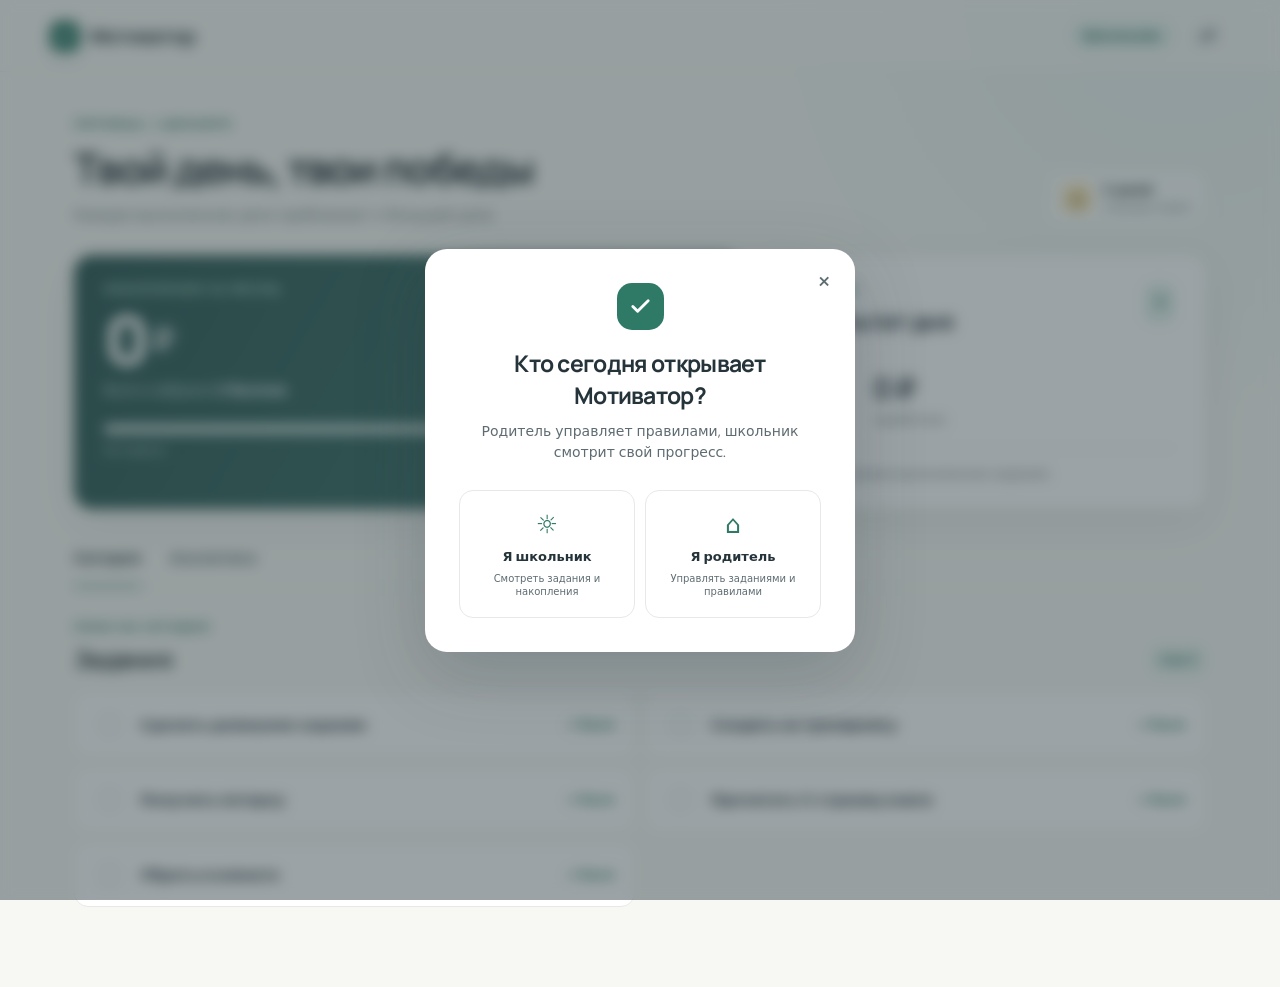
<file: index.html>
<!DOCTYPE html>
<html lang="ru">
<head>
  <meta charset="UTF-8">
  <meta name="viewport" content="width=device-width, initial-scale=1.0, viewport-fit=cover">
  <meta name="description" content="Мотиватор для школьников: задания, баллы, накопления и прогресс.">
  <meta name="color-scheme" content="light">
  <title>Мотиватор | Прогресс каждый день</title>

  <link rel="preconnect" href="https://fonts.googleapis.com">
  <link rel="preconnect" href="https://fonts.gstatic.com" crossorigin>
  <link href="https://fonts.googleapis.com/css2?family=DM+Sans:wght@400;600;700&family=Manrope:wght@700;800&display=swap" rel="stylesheet">
  <link rel="stylesheet" href="style.css">

  <!-- PWA: манифест, цвет адресной строки, иконки -->
  <link rel="manifest" href="manifest.json">
  <meta name="theme-color" content="#2f7a66">
  <meta name="mobile-web-app-capable" content="yes">
  <meta name="apple-mobile-web-app-capable" content="yes">
  <meta name="apple-mobile-web-app-status-bar-style" content="default">
  <meta name="apple-mobile-web-app-title" content="Мотиватор">
  <link rel="icon" type="image/png" sizes="32x32" href="favicon-32.png">
  <link rel="apple-touch-icon" sizes="180x180" href="apple-touch-icon.png">

  <!-- Регистрация Service Worker (только на http/https, на file:// не нужна) -->
  <script>
    if ('serviceWorker' in navigator && location.protocol.indexOf('http') === 0) {
      window.addEventListener('load', function () {
        navigator.serviceWorker.register('sw.js').catch(function (error) {
          console.warn('Service Worker не зарегистрирован:', error);
        });
      });
    }
  </script>
</head>
<body>
  <div class="app-shell">
    <header class="topbar">
      <a class="brand" href="#today" aria-label="Мотиватор, на сегодня">
        <span class="brand-mark" aria-hidden="true"><svg viewBox="0 0 24 24" width="18" height="18" fill="none" stroke="currentColor" stroke-width="3" stroke-linecap="round" stroke-linejoin="round" aria-hidden="true"><path d="M20 6 9 17l-5-5"/></svg></span>
        <span>Мотиватор</span>
      </a>
      <div class="topbar-actions">
        <span class="role-pill" id="rolePill">Родитель</span>
        <button class="icon-button" id="switchRoleButton" type="button" title="Сменить роль" aria-label="Сменить роль">⇄</button>
      </div>
    </header>

    <main class="page-content">
      <section class="welcome-row" id="today">
        <div>
          <p class="eyebrow" id="dateLabel">Сегодня</p>
          <h1 id="greeting" tabindex="-1">День маленьких побед</h1>
          <p class="subtle">Каждое выполненное дело приближает к большой цели.</p>
        </div>
        <div class="streak-badge" role="group" aria-label="Серия выполнений">
          <span class="streak-icon" aria-hidden="true">◎</span>
          <span><strong id="streakValue">0 дней</strong><small>текущая серия</small></span>
        </div>
      </section>

      <section class="hero-grid">
        <article class="balance-card card">
          <div class="card-kicker">Накопления за месяц</div>
          <div class="balance-value"><span id="monthRubles">0</span><span class="currency">₽</span></div>
          <p class="balance-note">Всего набрано <strong id="monthPoints">0 баллов</strong></p>
          <progress class="progress-track large" id="limitProgressBar" max="100" value="0" aria-labelledby="limitProgressText">0%</progress>
          <div class="progress-meta"><span id="limitProgressText">0% лимита</span><span id="limitCaption">Лимит: 0 ₽</span></div>
        </article>
        <article class="today-card card">
          <div class="card-heading"><div><div class="card-kicker">Сегодня</div><h2>Результат дня</h2></div><span class="mini-spark" aria-hidden="true">↗</span></div>
          <div class="today-stats"><div><strong id="todayPoints">0</strong><span>баллов</span></div><div><strong id="todayRubles">0 ₽</strong><span>заработано</span></div></div>
          <p class="today-message" id="todayMessage">Выбери первое выполненное задание.</p>
        </article>
      </section>

      <nav class="tabs" aria-label="Разделы приложения">
        <button class="tab active" type="button" data-view="todayView">Сегодня</button>
        <button class="tab" type="button" data-view="analyticsView">Аналитика</button>
        <button class="tab parent-only" type="button" data-view="settingsView">Настройки</button>
      </nav>

      <section id="todayView" class="view active-view">
        <div class="section-heading"><div><p class="eyebrow">План на сегодня</p><h2>Задания</h2></div><span class="completion-count" id="completionCount">0 из 0</span></div>
        <div class="task-list" id="taskList"></div>
        <div class="empty-state hidden" id="emptyTasks">Заданий пока нет. Родитель может добавить их в настройках.</div>
      </section>

      <section id="analyticsView" class="view">
        <div class="section-heading"><div><p class="eyebrow">Картина прогресса</p><h2>Аналитика</h2></div><div class="period-switch"><button class="period-button active" data-period="week" type="button">За неделю</button><button class="period-button" data-period="month" type="button">За месяц</button></div></div>
        <div class="analytics-grid">
          <article class="chart-card card"><div class="card-heading"><div><h3>Выполнение заданий</h3><p class="subtle">Соотношение результата</p></div></div><div class="donut-wrap"><canvas id="completionChart" role="img" aria-label="Круговая диаграмма: сколько заданий выполнено за период"></canvas><div class="donut-label"><strong id="completionPercent">0%</strong><span>выполнено</span></div></div><p class="chart-fallback hidden" data-chart-fallback>График не загрузился. Обновите страницу.</p></article>
          <article class="chart-card card"><div class="card-heading"><div><h3>Динамика баллов</h3><p class="subtle" id="chartPeriodLabel">Последние 7 дней</p></div><span class="chart-total" id="chartTotal">0 баллов</span></div><div class="line-chart-wrap"><canvas id="pointsChart" role="img" aria-label="Линейный график: баллы по дням за период"></canvas></div><p class="chart-fallback hidden" data-chart-fallback>График не загрузился. Обновите страницу.</p></article>
        </div>
        <article class="report-card card">
          <div class="card-heading"><div><p class="eyebrow">Итоги периода</p><h3 id="reportTitle">Отчёт за неделю</h3></div><span class="report-badge" id="reportBadge">0 баллов</span></div>
          <div class="report-stats">
            <div class="report-stat"><span class="report-stat-icon" aria-hidden="true">✦</span><strong id="reportPoints">0</strong><small id="reportPointsLabel">баллов набрано</small></div>
            <div class="report-stat"><span class="report-stat-icon" aria-hidden="true">✓</span><strong id="reportTasks">0</strong><small id="reportTasksLabel">заданий выполнено</small></div>
            <div class="report-stat"><span class="report-stat-icon" aria-hidden="true">◎</span><strong id="reportActiveDays">0</strong><small id="reportActiveDaysLabel">дней с результатом</small></div>
          </div>
          <div class="report-chart-heading"><strong>Ритм достижений</strong><span id="reportBestDay">Пока нет выполненных заданий</span></div>
          <div class="report-bars" id="reportBars" role="group" aria-label="Баллы по дням периода"></div>
        </article>
        <div class="calendar-card card">
          <div class="card-heading">
            <div><p class="eyebrow">Ритм месяца</p><h3 id="calendarTitle">Календарь прогресса</h3></div>
            <div class="calendar-controls"><button class="calendar-nav" id="previousMonthButton" type="button" aria-label="Предыдущий месяц">‹</button><button class="calendar-nav" id="nextMonthButton" type="button" aria-label="Следующий месяц">›</button></div>
            <div class="legend" aria-hidden="true"><span>Меньше</span><i class="heat-0"></i><i class="heat-1"></i><i class="heat-2"></i><i class="heat-3"></i><span>Больше</span></div>
          </div>
          <div class="calendar-grid weekdays" aria-hidden="true"><span>Пн</span><span>Вт</span><span>Ср</span><span>Чт</span><span>Пт</span><span>Сб</span><span>Вс</span></div>
          <div class="calendar-grid" id="calendarGrid"></div>
        </div>
        <article class="selected-day-card card">
          <div class="card-heading"><div><p class="eyebrow">Выбранный день</p><h3 id="selectedDayTitle">Результат за день</h3></div><span class="chart-total" id="selectedDayPoints">0 баллов</span></div>
          <div class="selected-day-summary"><strong id="selectedDayRubles">0 ₽</strong><span id="selectedDayTaskCount">0 выполненных заданий</span></div>
          <ul class="selected-day-tasks" id="selectedDayTasks"></ul>
          <p class="selected-day-empty" id="selectedDayEmpty">В этот день заданий не выполнено.</p>
        </article>
      </section>

      <section id="settingsView" class="view parent-only">
        <div class="section-heading"><div><p class="eyebrow">Контроль и правила</p><h2>Настройки</h2></div></div>
        <div class="settings-grid">
          <article class="settings-card card"><div class="card-heading"><div><h3>Правила накоплений</h3><p class="subtle">Курс и предел на месяц. При лимите 0 рубли не начисляются.</p></div><span class="settings-icon" aria-hidden="true">₽</span></div><label class="field-label" for="rateInput">1 балл = рублей</label><input class="text-input" id="rateInput" type="number" min="0" step="1" inputmode="decimal"><label class="field-label" for="limitInput">Лимит на месяц, ₽</label><input class="text-input" id="limitInput" type="number" min="0" step="10" inputmode="decimal"><button class="primary-button" id="saveRulesButton" type="button">Сохранить правила</button><p class="form-feedback" id="rulesFeedback" role="status"></p></article>
          <article class="settings-card card"><div class="card-heading"><div><h3>Список заданий</h3><p class="subtle">Добавляйте привычки и важные шаги.</p></div><span class="settings-icon" aria-hidden="true">✓</span></div><div class="manage-tasks" id="manageTasks"></div><form class="add-task-form" id="addTaskForm"><input class="text-input" id="newTaskInput" type="text" maxlength="80" placeholder="Новое задание" required><label class="new-task-points"><input class="text-input" id="newTaskPointsInput" type="number" min="0" step="1" value="1" aria-label="Баллы за новое задание" required><span>баллов</span></label><button class="secondary-button" type="submit">Добавить</button></form></article>
          <article class="settings-card card security-card"><div class="card-heading"><div><h3>Доступ родителя</h3><p class="subtle">PIN спрашивается при каждой загрузке в режиме родителя.</p></div><span class="settings-icon" aria-hidden="true">⌁</span></div><label class="field-label" for="pinInput">Новый PIN-код</label><input class="text-input" id="pinInput" type="password" inputmode="numeric" maxlength="8" autocomplete="new-password" placeholder="4–8 цифр"><button class="secondary-button" id="savePinButton" type="button">Обновить PIN</button><p class="form-feedback" id="pinFeedback" role="status"></p></article>
        </div>
      </section>
    </main>
  </div>

  <div class="modal hidden" id="roleModal" role="dialog" aria-modal="true" aria-labelledby="roleModalTitle">
    <div class="modal-panel" tabindex="-1">
      <button class="modal-close" id="roleModalClose" type="button" aria-label="Закрыть окно выбора роли">×</button>
      <div class="modal-icon" aria-hidden="true"><svg viewBox="0 0 24 24" width="23" height="23" fill="none" stroke="currentColor" stroke-width="3" stroke-linecap="round" stroke-linejoin="round" aria-hidden="true"><path d="M20 6 9 17l-5-5"/></svg></div>
      <h2 id="roleModalTitle">Кто сегодня открывает Мотиватор?</h2>
      <p class="subtle">Родитель управляет правилами, школьник смотрит свой прогресс.</p>
      <div class="role-options">
        <button class="role-option" type="button" data-role="student"><span aria-hidden="true">☼</span><strong>Я школьник</strong><small>Смотреть задания и накопления</small></button>
        <button class="role-option" type="button" data-role="parent"><span aria-hidden="true">⌂</span><strong>Я родитель</strong><small>Управлять заданиями и правилами</small></button>
      </div>
      <form class="pin-form hidden" id="pinForm" novalidate>
        <label class="field-label" for="modalPinInput" id="pinFormLabel">Введите PIN родителя</label>
        <input class="text-input" id="modalPinInput" type="password" inputmode="numeric" maxlength="8" autocomplete="current-password" placeholder="4–8 цифр">
        <p class="form-feedback error" id="pinError" role="alert"></p>
        <button class="primary-button" id="pinFormButton" type="submit">Войти</button>
      </form>
    </div>
  </div>
  <div class="toast" id="toast" role="status"></div>

  <noscript><p class="noscript">Для работы приложения нужен JavaScript. Включите его в настройках браузера.</p></noscript>

  <script src="chart.umd.min.js"></script>
  <script src="script.js"></script>
</body>
</html>
</file>
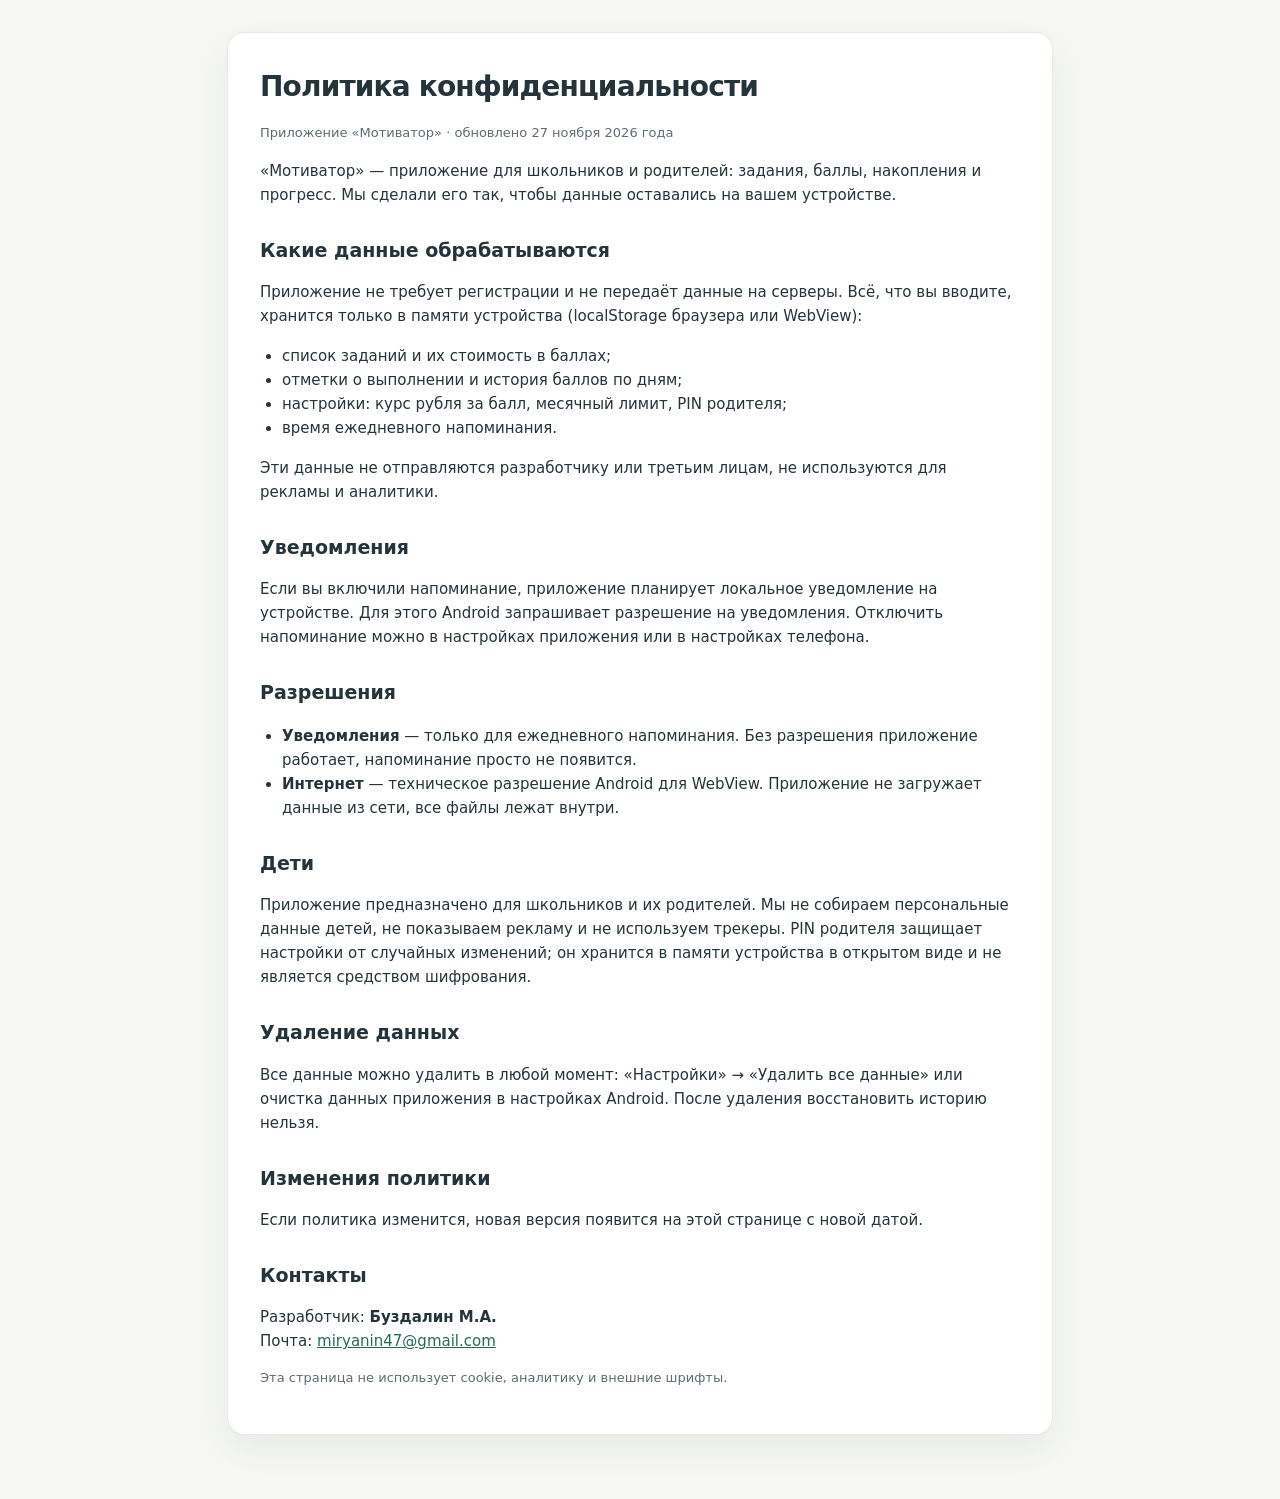
<file: privacy.html>
<!DOCTYPE html>
<html lang="ru">
<head>
<meta charset="UTF-8">
<meta name="viewport" content="width=device-width, initial-scale=1">
<title>Политика конфиденциальности — Мотиватор</title>
<style>
  body { margin: 0; padding: 32px 16px 64px; background: #f7f8f4; color: #25343a; font-family: "Manrope", system-ui, -apple-system, "Segoe UI", sans-serif; line-height: 1.6; }
  main { max-width: 760px; margin: 0 auto; background: #fff; border: 1px solid #e5eae6; border-radius: 18px; padding: 32px; box-shadow: 0 14px 40px rgba(40,65,66,.08); }
  h1 { font-size: 28px; margin: 0 0 4px; letter-spacing: -.03em; }
  h2 { font-size: 19px; margin: 28px 0 8px; }
  p, li { font-size: 15px; }
  ul { padding-left: 22px; }
  .muted { color: #5e6c72; font-size: 13px; }
  a { color: #276b59; }
  code { background: #f1f5f2; padding: 1px 5px; border-radius: 5px; font-size: 13px; }
</style>
</head>
<body>
<main>
  <h1>Политика конфиденциальности</h1>
  <p class="muted">Приложение «Мотиватор» · обновлено 27 ноября 2026 года</p>

  <p>«Мотиватор» — приложение для школьников и родителей: задания, баллы, накопления и прогресс. Мы сделали его так, чтобы данные оставались на вашем устройстве.</p>

  <h2>Какие данные обрабатываются</h2>
  <p>Приложение не требует регистрации и не передаёт данные на серверы. Всё, что вы вводите, хранится только в памяти устройства (localStorage браузера или WebView):</p>
  <ul>
    <li>список заданий и их стоимость в баллах;</li>
    <li>отметки о выполнении и история баллов по дням;</li>
    <li>настройки: курс рубля за балл, месячный лимит, PIN родителя;</li>
    <li>время ежедневного напоминания.</li>
  </ul>
  <p>Эти данные не отправляются разработчику или третьим лицам, не используются для рекламы и аналитики.</p>

  <h2>Уведомления</h2>
  <p>Если вы включили напоминание, приложение планирует локальное уведомление на устройстве. Для этого Android запрашивает разрешение на уведомления. Отключить напоминание можно в настройках приложения или в настройках телефона.</p>

  <h2>Разрешения</h2>
  <ul>
    <li><strong>Уведомления</strong> — только для ежедневного напоминания. Без разрешения приложение работает, напоминание просто не появится.</li>
    <li><strong>Интернет</strong> — техническое разрешение Android для WebView. Приложение не загружает данные из сети, все файлы лежат внутри.</li>
  </ul>

  <h2>Дети</h2>
  <p>Приложение предназначено для школьников и их родителей. Мы не собираем персональные данные детей, не показываем рекламу и не используем трекеры. PIN родителя защищает настройки от случайных изменений; он хранится в памяти устройства в открытом виде и не является средством шифрования.</p>

  <h2>Удаление данных</h2>
  <p>Все данные можно удалить в любой момент: «Настройки» → «Удалить все данные» или очистка данных приложения в настройках Android. После удаления восстановить историю нельзя.</p>

  <h2>Изменения политики</h2>
  <p>Если политика изменится, новая версия появится на этой странице с новой датой.</p>

  <h2>Контакты</h2>
  <p>Разработчик: <strong>Буздалин М.А.</strong><br>
  Почта: <a href="mailto:miryanin47@gmail.com">miryanin47@gmail.com</a></p>

  <p class="muted">Эта страница не использует cookie, аналитику и внешние шрифты.</p>
</main>
</body>
</html>
</file>
<file: style.css>
:root {
  --ink: #25343a;
  --muted: #5e6c72;
  --paper: #f7f8f4;
  --surface: #ffffff;
  --line: #e5eae6;
  --mint: #99d6bf;
  --mint-dark: #2f7a66;
  --mint-ink: #276b59;
  --yellow: #f5c96a;
  --shadow: 0 14px 40px rgba(40, 65, 66, .08);
  --radius: 18px;
  color-scheme: light;
}

* { box-sizing: border-box; }
html { scroll-behavior: smooth; }
body { margin: 0; color: var(--ink); background: var(--paper); font-family: "DM Sans", system-ui, sans-serif; -webkit-font-smoothing: antialiased; }
button, input { font: inherit; }
button { cursor: pointer; touch-action: manipulation; }
:focus-visible { outline: 3px solid rgba(47, 122, 102, .55); outline-offset: 2px; }
.hidden { display: none !important; }
.app-shell { min-height: 100vh; min-height: 100dvh; background: radial-gradient(circle at 92% 0%, #e8f3ef 0, rgba(232,243,239,0) 28%), var(--paper); }
.topbar { min-height: calc(72px + env(safe-area-inset-top, 0px)); padding: env(safe-area-inset-top, 0px) max(24px, calc((100vw - 1180px) / 2)) 0; display: flex; align-items: center; justify-content: space-between; border-bottom: 1px solid rgba(229,234,230,.8); background: rgba(247,248,244,.82); -webkit-backdrop-filter: blur(16px); backdrop-filter: blur(16px); position: sticky; top: 0; z-index: 5; }
.brand { color: var(--ink); display: flex; align-items: center; gap: 10px; font-family: Manrope, system-ui, sans-serif; font-size: 19px; font-weight: 800; text-decoration: none; }
.brand-mark { width: 30px; height: 30px; display: grid; place-items: center; color: #fff; background: var(--mint-dark); border-radius: 10px; box-shadow: 0 5px 12px rgba(47,122,102,.25); }
.topbar-actions { display: flex; align-items: center; gap: 12px; }
.role-pill { color: var(--mint-ink); background: #e3f2ec; border-radius: 99px; padding: 7px 13px; font-size: 13px; font-weight: 700; }
.icon-button { display: grid; place-items: center; width: 44px; height: 44px; padding: 0; border: 0; background: transparent; color: var(--muted); font-size: 23px; line-height: 1; }
.icon-button:hover { color: var(--ink); transform: rotate(20deg); }
.page-content { max-width: 1180px; margin: 0 auto; padding: 45px 24px calc(80px + env(safe-area-inset-bottom, 0px)); }
.welcome-row { display: flex; align-items: end; justify-content: space-between; gap: 24px; margin-bottom: 29px; }
.eyebrow, .card-kicker { margin: 0 0 8px; color: var(--mint-dark); font-size: 11px; font-weight: 800; letter-spacing: .1em; text-transform: uppercase; }
h1, h2, h3, p { margin-top: 0; }
h1, h2, h3 { font-family: Manrope, system-ui, sans-serif; }
h1:focus, .modal-panel:focus { outline: none; }
h1 { margin-bottom: 8px; font-size: clamp(28px, 4vw, 42px); letter-spacing: -.04em; }
h2 { margin-bottom: 0; font-size: 24px; letter-spacing: -.03em; }
h3 { margin-bottom: 4px; font-size: 17px; }
.subtle { color: var(--muted); font-size: 14px; line-height: 1.5; margin-bottom: 0; }
.streak-badge { display: flex; gap: 10px; align-items: center; padding: 11px 15px; border: 1px solid var(--line); border-radius: 14px; background: rgba(255,255,255,.58); }
.brand-mark svg, .modal-icon svg { display: block; }
.streak-icon { display: grid; place-items: center; width: 32px; height: 32px; color: #8a610f; background: #fff3cd; border-radius: 11px; font-size: 23px; }
.streak-badge strong, .streak-badge small { display: block; }
.streak-badge strong { font-size: 13px; }
.streak-badge small { color: var(--muted); font-size: 11px; margin-top: 2px; }
.hero-grid { display: grid; grid-template-columns: minmax(0, 1.2fr) minmax(0, .8fr); gap: 18px; margin-bottom: 34px; }
.card { background: var(--surface); border: 1px solid rgba(229,234,230,.8); border-radius: var(--radius); box-shadow: var(--shadow); }
.balance-card { padding: 26px 29px; color: #fff; border-color: #315b56; background-color: #315b56; background-image: radial-gradient(circle at 92% 4%, rgba(153,214,191,.3), transparent 25%), linear-gradient(120deg, #315b56, #417a70); }
.balance-card .card-kicker { color: #b7e7d7; }
.balance-value { font-family: Manrope, system-ui, sans-serif; font-size: clamp(42px, 7vw, 68px); font-weight: 800; letter-spacing: -.07em; line-height: 1; margin: 9px 0 8px; }
.currency { font-size: .48em; vertical-align: 14px; margin-left: 7px; opacity: .8; letter-spacing: 0; }
.balance-note { color: #d9f2e9; font-size: 14px; margin-bottom: 26px; }
.balance-note strong { color: #fff; }
.progress-track { display: block; width: 100%; height: 8px; border: 0; border-radius: 9px; overflow: hidden; appearance: none; -webkit-appearance: none; background: #dceae6; }
.progress-track::-webkit-progress-bar { background: rgba(255,255,255,.22); border-radius: 9px; }
.progress-track::-webkit-progress-value { background: var(--yellow); border-radius: 9px; transition: width .5s ease; }
.progress-track::-moz-progress-bar { background: var(--yellow); border-radius: 9px; }
.progress-meta { display: flex; justify-content: space-between; gap: 12px; color: #cae9df; font-size: 11px; margin-top: 10px; }
.today-card { padding: 26px 29px; }
.card-heading { display: flex; justify-content: space-between; gap: 14px; align-items: flex-start; }
.mini-spark { color: var(--mint-dark); background: #e4f3ed; border-radius: 10px; padding: 8px 10px; font-size: 20px; }
.today-stats { display: flex; gap: 38px; margin: 31px 0 20px; }
.today-stats strong, .today-stats span { display: block; }
.today-stats strong { font-family: Manrope, system-ui, sans-serif; font-size: 29px; letter-spacing: -.04em; }
.today-stats span { color: var(--muted); font-size: 12px; margin-top: 4px; }
.today-message { color: var(--muted); border-top: 1px solid var(--line); padding-top: 16px; margin: 0; font-size: 13px; }
.tabs { display: flex; gap: 29px; border-bottom: 1px solid var(--line); margin-bottom: 32px; }
.tab { display: inline-flex; align-items: center; min-height: 44px; color: var(--muted); border: 0; border-bottom: 2px solid transparent; background: transparent; padding: 0 0 13px; font-size: 14px; font-weight: 700; }
.tab.active { color: var(--ink); border-color: var(--mint-dark); }
.view { display: none; }
.active-view { display: block; animation: rise .3s ease both; }
@keyframes rise { from { opacity: 0; transform: translateY(5px); } to { opacity: 1; transform: translateY(0); } }
.section-heading { display: flex; align-items: end; justify-content: space-between; gap: 20px; margin-bottom: 17px; }
.completion-count, .chart-total { color: var(--mint-ink); background: #e5f3ed; border-radius: 9px; padding: 7px 10px; font-size: 12px; font-weight: 700; }
.task-list { display: grid; grid-template-columns: repeat(2, 1fr); gap: 10px; }
.task-item { display: flex; align-items: center; gap: 16px; padding: 17px 19px; border: 1px solid var(--line); border-radius: 14px; background: #fff; transition: border-color .2s, transform .2s, box-shadow .2s; }
.task-item:hover { border-color: #bedbd0; transform: translateY(-2px); box-shadow: 0 8px 22px rgba(40,65,66,.07); }
.task-check { flex: 0 0 23px; width: 23px; height: 23px; border: 2px solid #cbd8d4; border-radius: 8px; appearance: none; -webkit-appearance: none; background-color: #fff; background-position: center; background-repeat: no-repeat; background-size: 15px 15px; transition: background-color .2s ease, border-color .2s ease; }
.task-check:checked { border-color: var(--mint-dark); background-color: var(--mint-dark); background-image: url("data:image/svg+xml,%3Csvg xmlns='http://www.w3.org/2000/svg' viewBox='0 0 24 24' fill='none' stroke='%23ffffff' stroke-width='3.4' stroke-linecap='round' stroke-linejoin='round'%3E%3Cpath d='M4.5 12.5l5 5 10-11'/%3E%3C/svg%3E"); animation: check-pop .28s ease; }
@keyframes check-pop { 50% { transform: scale(1.2); } }
.task-title { flex: 1 1 auto; min-width: 0; overflow-wrap: anywhere; font-size: 14px; font-weight: 600; transition: color .2s; }
.task-points { flex: 0 0 auto; margin-left: auto; color: var(--mint-dark); font-size: 12px; font-weight: 700; white-space: nowrap; }
.task-item.done .task-title { color: var(--muted); text-decoration: line-through; }
.empty-state { padding: 34px; color: var(--muted); text-align: center; border: 1px dashed #cbd8d4; border-radius: 14px; }
.period-switch { display: flex; padding: 3px; border: 1px solid var(--line); border-radius: 10px; background: #fff; }
.period-button { min-height: 44px; color: var(--muted); border: 0; border-radius: 7px; background: transparent; padding: 7px 11px; font-size: 12px; }
.period-button.active { color: var(--ink); background: #e9f3ef; font-weight: 700; }
.analytics-grid { display: grid; grid-template-columns: minmax(0, .8fr) minmax(0, 1.2fr); gap: 18px; margin-bottom: 18px; }
.chart-card, .calendar-card { padding: 24px; }
.donut-wrap { max-width: 210px; height: 210px; margin: 12px auto 0; position: relative; }
.donut-label { pointer-events: none; position: absolute; inset: 0; display: grid; align-content: center; justify-content: center; text-align: center; }
.donut-label strong { font-family: Manrope, system-ui, sans-serif; font-size: 29px; letter-spacing: -.05em; }
.donut-label span { color: var(--muted); font-size: 11px; }
.line-chart-wrap { height: 218px; margin-top: 13px; }
.chart-fallback { margin: 18px 0 0; color: var(--muted); font-size: 13px; text-align: center; }
.legend { display: flex; gap: 5px; align-items: center; color: var(--muted); font-size: 10px; }
.legend i { display: block; width: 12px; height: 12px; border-radius: 4px; }
.heat-0 { background: #edf2ef; }
.heat-1 { background: #cce9dd; }
.heat-2 { background: #83c9ae; }
.heat-3 { background: #2f7a66; }
.calendar-grid { display: grid; grid-template-columns: repeat(7, 1fr); gap: 7px; }
.weekdays { color: var(--muted); margin: 23px 0 8px; font-size: 10px; text-align: center; }
.day-cell { min-height: 53px; padding: 8px; color: var(--muted); border: 0; border-radius: 9px; background: #edf2ef; font-size: 11px; font-family: inherit; text-align: left; transition: transform .2s, box-shadow .2s; }
.day-cell:not(.empty):not(:disabled) { cursor: pointer; }
.day-cell:not(.empty):not(:disabled):hover { transform: scale(1.04); }
.day-cell:disabled { opacity: .42; cursor: default; }
.day-cell.today { outline: 2px solid var(--mint-dark); outline-offset: 2px; }
.day-cell.selected { box-shadow: inset 0 0 0 2px var(--ink); }
.day-cell.has-1 { color: var(--ink); background: #cce9dd; }
.day-cell.has-2 { color: var(--ink); background: #83c9ae; }
.day-cell.has-3 { color: #fff; background: #2f7a66; }
.day-cell.empty { background: transparent; }
.calendar-controls { display: flex; gap: 5px; margin-left: auto; }
.calendar-nav { width: 44px; height: 44px; color: var(--ink); border: 1px solid var(--line); border-radius: 10px; background: #fff; font-size: 21px; line-height: 1; }
.calendar-nav:disabled { color: #b7c1bc; cursor: default; }
.report-card { padding: 24px; margin-bottom: 18px; overflow: hidden; }
.report-badge { color: #fff; background: var(--mint-dark); border-radius: 10px; padding: 8px 12px; font-size: 12px; font-weight: 700; white-space: nowrap; }
.report-stats { display: grid; grid-template-columns: repeat(3, 1fr); gap: 12px; margin: 20px 0 23px; }
.report-stat { display: grid; grid-template-columns: 35px 1fr; column-gap: 10px; align-items: center; padding: 13px 15px; border-radius: 13px; background: #f5f9f6; }
.report-stat-icon { display: grid; grid-row: span 2; place-items: center; width: 34px; height: 34px; color: var(--mint-dark); border-radius: 11px; background: #e2f1e9; font-size: 17px; }
.report-stat strong { font-family: Manrope, system-ui, sans-serif; font-size: 22px; line-height: 1.1; }
.report-stat small { color: var(--muted); font-size: 11px; }
.report-chart-heading { display: flex; align-items: center; justify-content: space-between; gap: 12px; margin-bottom: 12px; font-size: 12px; }
.report-chart-heading span { color: var(--muted); text-align: right; }
.report-bars { display: flex; align-items: stretch; gap: 5px; min-height: 96px; padding: 0 2px; }
.report-bar-column { display: flex; flex: 1 1 0; flex-direction: column; align-items: center; gap: 5px; min-width: 0; }
.report-bar-track { display: flex; align-items: flex-end; justify-content: center; width: 100%; height: 76px; padding: 0 3px; border-radius: 7px; background: #f2f6f3; }
.report-bar-track span { display: block; width: 100%; min-height: 3px; border-radius: 5px 5px 3px 3px; background: #a7d8c3; transition: height .25s ease; }
.report-bar-track span.best { background: var(--mint-dark); }
.report-bar-column small { color: var(--muted); font-size: 10px; }
.selected-day-card { padding: 24px; margin-top: 18px; }
.selected-day-summary { display: flex; align-items: baseline; gap: 12px; margin: 17px 0; }
.selected-day-summary strong { font-family: Manrope, system-ui, sans-serif; font-size: 28px; }
.selected-day-summary span { color: var(--muted); font-size: 13px; }
.selected-day-tasks { display: grid; gap: 8px; margin: 0; padding: 0; list-style: none; }
.selected-day-tasks li { display: flex; align-items: baseline; justify-content: space-between; gap: 12px; padding: 11px 13px; border-radius: 10px; background: #f5f9f6; font-size: 13px; }
.selected-day-tasks li span { min-width: 0; overflow-wrap: anywhere; }
.selected-day-tasks strong { color: var(--mint-dark); white-space: nowrap; }
.selected-day-empty { color: var(--muted); margin: 0; font-size: 13px; }
.settings-grid { display: grid; grid-template-columns: repeat(2, minmax(0, 1fr)); gap: 18px; }
.settings-card { padding: 24px; }
.settings-card h3 { margin-top: 0; }
.settings-icon { display: grid; place-items: center; width: 34px; height: 34px; color: var(--mint-dark); background: #e5f3ed; border-radius: 10px; font-weight: 700; }
.field-label { display: block; color: var(--muted); font-size: 12px; font-weight: 700; margin: 22px 0 7px; }
.text-input { width: 100%; color: var(--ink); border: 1px solid var(--line); border-radius: 10px; outline: none; background: #fafcfb; padding: 11px 13px; font-size: 14px; transition: border .2s, box-shadow .2s; }
.text-input:focus { border-color: var(--mint-dark); box-shadow: 0 0 0 3px rgba(47,122,102,.14); }
.primary-button, .secondary-button { min-height: 44px; border: 0; border-radius: 10px; padding: 11px 16px; font-weight: 700; transition: transform .2s, box-shadow .2s; }
.primary-button { color: #fff; background: var(--mint-dark); box-shadow: 0 5px 13px rgba(47,122,102,.2); }
.secondary-button { color: var(--mint-ink); background: #e5f3ed; }
.primary-button:hover, .secondary-button:hover { transform: translateY(-1px); }
.settings-card > .primary-button { margin-top: 22px; }
.form-feedback { min-height: 17px; color: var(--mint-dark); font-size: 12px; margin: 8px 0 0; }
.form-feedback.error { color: #a8453a; }
.manage-tasks { display: grid; gap: 8px; margin-top: 21px; max-height: 300px; overflow: auto; }
.manage-row { display: flex; align-items: center; justify-content: space-between; gap: 8px; padding: 2px 4px 2px 10px; background: #f6f9f7; border-radius: 9px; font-size: 13px; }
.manage-title { min-width: 0; overflow-wrap: anywhere; }
.points-field, .new-task-points { display: flex; flex: 0 0 auto; align-items: center; gap: 5px; color: var(--muted); font-size: 11px; white-space: nowrap; }
.task-points-input { width: 68px; padding: 7px 8px; text-align: center; }
.delete-task { display: grid; place-items: center; width: 44px; height: 44px; color: #a8453a; border: 0; border-radius: 8px; background: transparent; font-size: 18px; }
.delete-task:hover { background: #fbe9e6; }
.add-task-form { display: flex; gap: 8px; margin-top: 12px; }
.add-task-form .text-input { min-width: 0; }
.new-task-points .text-input { width: 66px; padding: 11px 8px; text-align: center; }
.security-card { grid-column: span 2; }
.modal { position: fixed; z-index: 20; inset: 0; display: grid; place-items: center; padding: 20px; overflow-y: auto; background: rgba(37,52,58,.45); -webkit-backdrop-filter: blur(7px); backdrop-filter: blur(7px); }
.modal-panel { position: relative; max-width: 430px; width: 100%; padding: 33px; text-align: center; border: 1px solid rgba(255,255,255,.5); border-radius: 22px; background: #fff; box-shadow: 0 22px 70px rgba(37,52,58,.22); }
.modal-close { position: absolute; top: 8px; right: 8px; display: grid; place-items: center; width: 44px; height: 44px; color: var(--muted); border: 0; border-radius: 12px; background: transparent; font-size: 26px; line-height: 1; }
.modal-close:hover { color: var(--ink); background: #f1f5f2; }
.modal-icon { display: grid; place-items: center; width: 47px; height: 47px; margin: 0 auto 17px; color: #fff; background: var(--mint-dark); border-radius: 15px; font-size: 25px; }
.modal-panel h2 { font-size: 23px; margin-bottom: 10px; }
.role-options { display: grid; grid-template-columns: 1fr 1fr; gap: 10px; margin-top: 27px; }
.role-option { display: grid; gap: 5px; min-height: 128px; padding: 17px 10px; color: var(--ink); text-align: center; border: 1px solid var(--line); border-radius: 14px; background: #fff; transition: border-color .2s, background .2s, transform .2s; }
.role-option:hover { border-color: var(--mint); background: #f5fbf8; transform: translateY(-2px); }
.role-option span { color: var(--mint-dark); font-size: 25px; }
.role-option strong { font-size: 13px; }
.role-option small { color: var(--muted); font-size: 10px; line-height: 1.3; }
.pin-form { margin-top: 22px; text-align: left; }
.pin-form .primary-button { width: 100%; margin-top: 17px; }
.toast { position: fixed; z-index: 30; right: 22px; bottom: calc(22px + env(safe-area-inset-bottom, 0px)); max-width: 300px; padding: 13px 16px; color: #fff; border-radius: 11px; background: var(--ink); box-shadow: var(--shadow); opacity: 0; transform: translateY(12px); pointer-events: none; transition: opacity .25s, transform .25s; font-size: 13px; }
.toast.show { opacity: 1; transform: translateY(0); }
.noscript { margin: 24px; padding: 16px; color: var(--ink); border: 1px solid var(--line); border-radius: 12px; background: #fff; font-size: 15px; }

@media (max-width: 900px) {
  .analytics-grid { grid-template-columns: 1fr; }
}

@media (max-width: 740px) {
  .topbar { min-height: calc(62px + env(safe-area-inset-top, 0px)); padding-left: 17px; padding-right: 17px; }
  .page-content { padding: 29px 16px calc(60px + env(safe-area-inset-bottom, 0px)); }
  .welcome-row { align-items: flex-start; flex-direction: column; margin-bottom: 23px; }
  .streak-badge { align-self: stretch; }
  .hero-grid, .analytics-grid, .settings-grid { grid-template-columns: 1fr; }
  .balance-card, .today-card, .chart-card, .calendar-card, .settings-card { padding: 20px; }
  .task-list { grid-template-columns: 1fr; }
  .tabs { gap: 20px; overflow-x: auto; }
  .tab { white-space: nowrap; }
  .section-heading { align-items: flex-start; flex-direction: column; }
  .section-heading .period-switch { align-self: stretch; }
  .period-button { flex: 1; }
  .security-card { grid-column: auto; }
  .legend { font-size: 9px; }
  .day-cell { min-height: 44px; padding: 6px; }
  .calendar-grid { gap: 4px; }
  .add-task-form { flex-direction: column; }
  .add-task-form .secondary-button { width: 100%; }
  .modal-panel { padding: 25px 19px; }
}

@media (max-width: 520px) {
  .report-card, .selected-day-card { padding: 20px; }
  .report-stats { grid-template-columns: 1fr; gap: 8px; margin: 16px 0 20px; }
  .report-stat { grid-template-columns: 35px 1fr; }
  .report-chart-heading { align-items: flex-start; flex-direction: column; }
  .report-chart-heading span { text-align: left; }
  .calendar-card .card-heading { flex-wrap: wrap; }
  .calendar-card .legend { margin-left: auto; }
  .report-bars { gap: 2px; }
  .report-bar-track { padding: 0 1px; }
  .selected-day-summary { align-items: flex-start; flex-direction: column; gap: 2px; }
  .selected-day-card .card-heading { flex-direction: column; align-items: flex-start; gap: 8px; }
}

@media (max-width: 359px) {
  .topbar { padding-left: 10px; padding-right: 10px; }
  .brand { font-size: 16px; gap: 8px; }
  .brand-mark { width: 26px; height: 26px; border-radius: 8px; }
  .topbar-actions { gap: 6px; }
  .role-pill { padding: 6px 9px; font-size: 11px; }
}

@media (prefers-reduced-motion: reduce) {
  *, *::before, *::after {
    animation-duration: .001ms !important;
    animation-iteration-count: 1 !important;
    transition-duration: .001ms !important;
    scroll-behavior: auto !important;
  }
  .task-item:hover, .role-option:hover, .icon-button:hover, .primary-button:hover, .secondary-button:hover, .day-cell:not(.empty):not(:disabled):hover { transform: none; }
}
</file>
